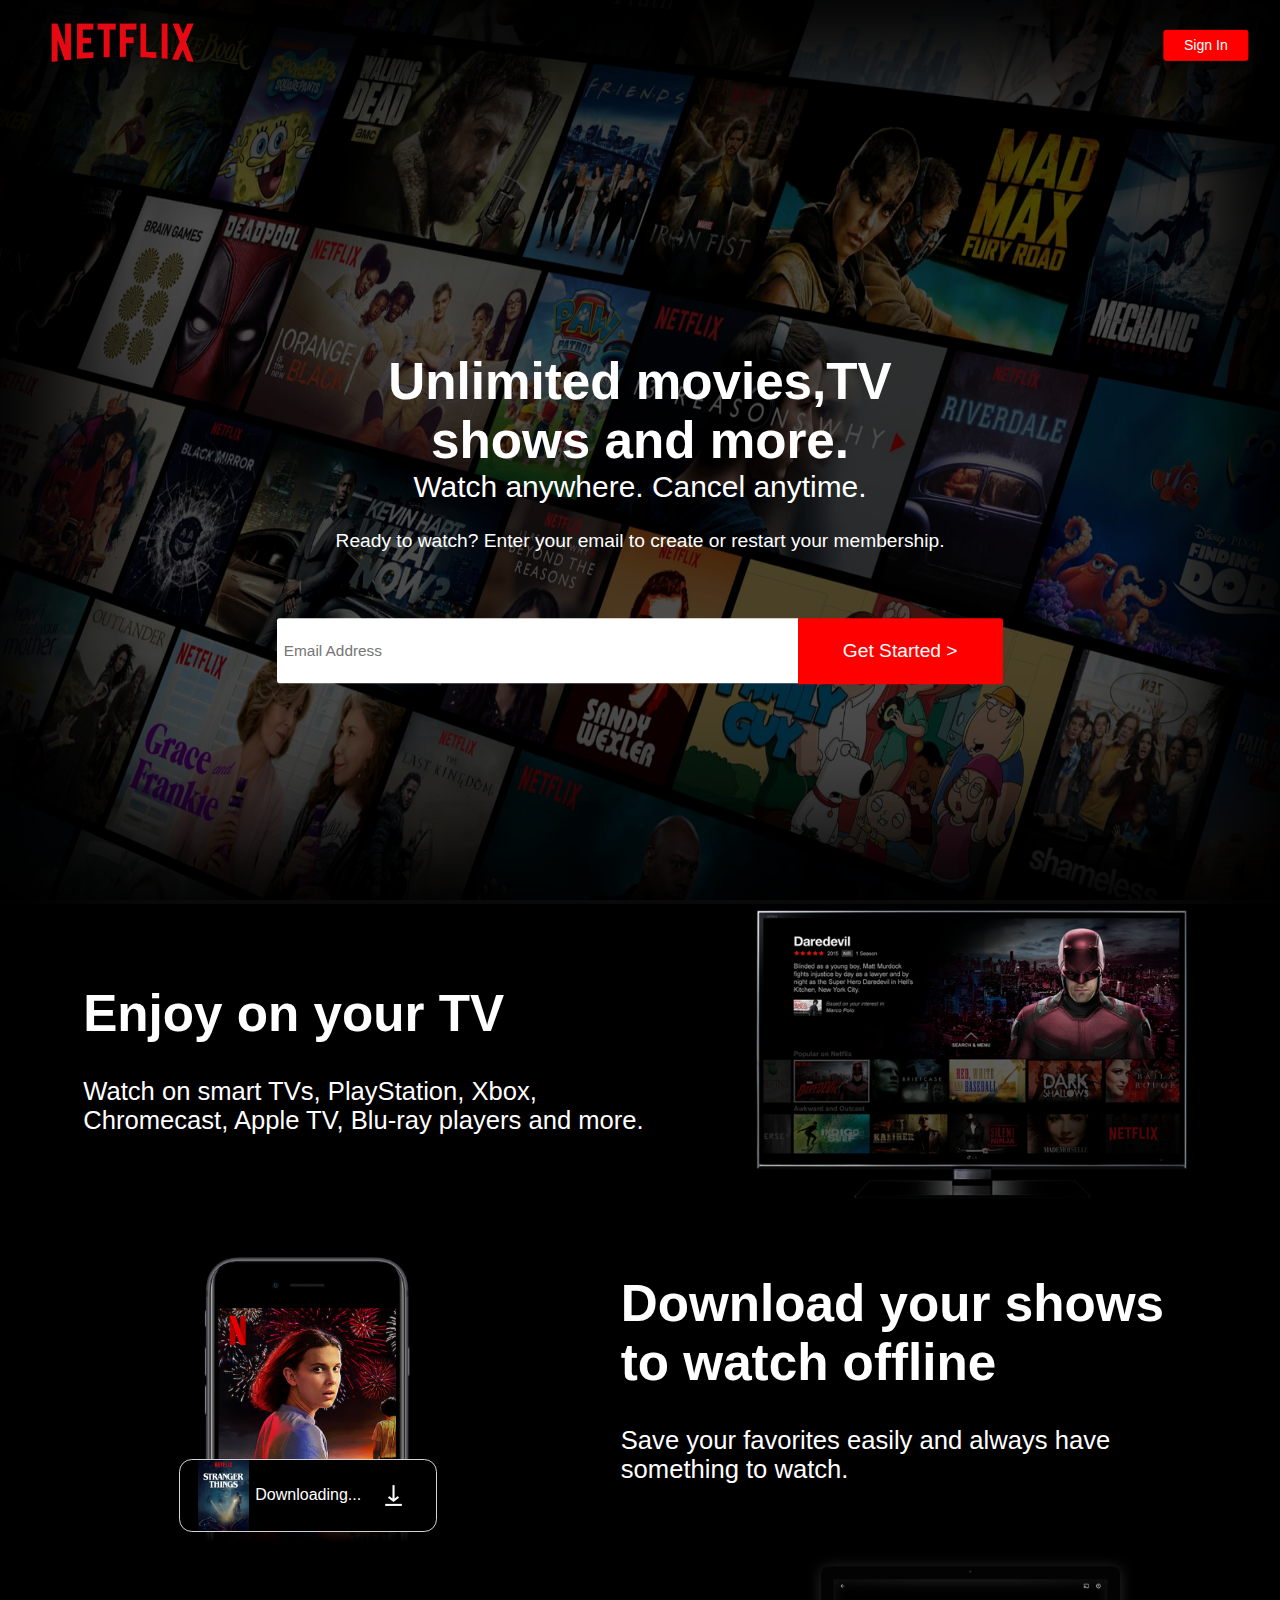
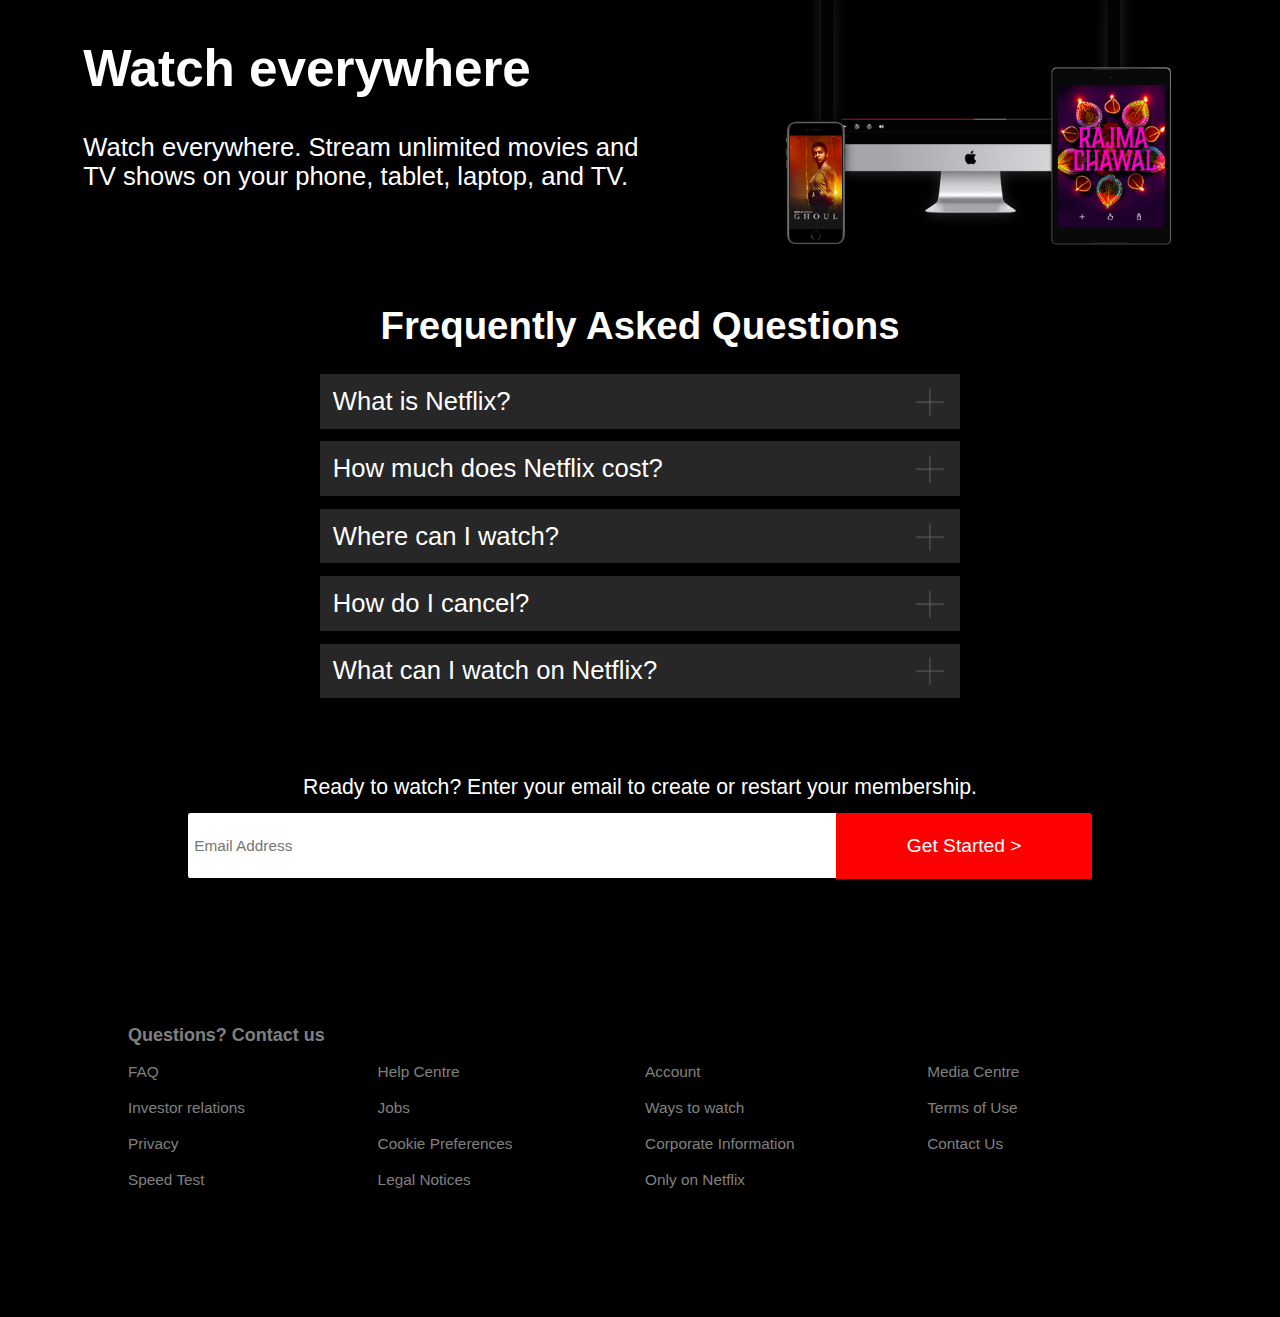
<file: index.html>
<!DOCTYPE html>
<html lang="en">
<head>
    <meta charset="UTF-8">
    <meta http-equiv="X-UA-Compatible" content="IE=edge">
    <meta name="viewport" content="width=device-width, initial-scale=1.0">
    <meta name="theme-color" content="#000000">
    <link rel="shortcut icon" href="images/icon.png" type="image/x-icon">
    <link rel="stylesheet" href="css/styles.css">
    <title>Netflix Clone - watch TV shows online, watch movies online </title>
</head>
<body>
    <!-- navigation bar -->
    <nav class="navbar">
        <section class="logo">
            <img src="images/Netflix_Logo (1).png" alt="netflix-logo">
        </section>
        <button class="signin" onclick="location.href='./signin.html'">Sign In</button>
    </nav>
    <!-- intro -->
    <div class="intro">
        <img src="images/Netflix-Background.jpg" alt="">
        <div class="intro-desc">
            <h1>Unlimited movies,TV<br>shows and more.</h1>
            <h3>Watch anywhere. Cancel anytime.</h3>
            <h5>Ready to watch? Enter your email to create or restart your membership.</h5>
        </div>
        <div class="membership">
            <form action="#">
                <input type="email" name="email" placeholder="Email Address">
                <input type="submit" value="Get Started >">
            </form>
        </div>
    </div>
    <!-- enjoy your TV -->
    <div class="enjoy-TV">
        <section class="desc">
            <h1>Enjoy on your TV</h1>
            <p>Watch on smart TVs, PlayStation, Xbox, Chromecast, Apple TV, Blu-ray players and more.</p>
        </section>
        <img src="images/show1.png" alt="show-pic">
    </div>
    <!-- download shows -->
    <div class="enjoy-TV" id="stranger">
        <img src="images/strangers.jpg" alt="show-pic">
        <section class="downloading">
            <img src="images/stranger-things.png" alt="poster">
            <span>Downloading...</span>
            <img src="images/download-icon.gif" alt="poster">
        </section>
        <section class="desc">
            <h1>Download your shows to watch offline</h1>
            <p>Save your favorites easily and always have something to watch.</p>
        </section>
    </div>
    <div class="enjoy-TV">
        <section class="desc">
            <h1>Watch everywhere</h1>
            <p>Watch everywhere. Stream unlimited movies and TV shows on your phone, tablet, laptop, and TV.</p>
        </section>
        <img src="images/device.png" alt="show-pic" id="device">
        <!-- <img src="https://thumbs.gfycat.com/AlertHarmlessAlaskanmalamute-max-1mb.gif" autoplay muted loop id="video"> -->
        
        <video src="https://assets.nflxext.com/ffe/siteui/acquisition/ourStory/fuji/desktop/video-devices-in.m4v" autoplay muted loop id="video">
        </video>
    </div>
    <!-- faqs -->
    <div class="faqs">
        <h1>Frequently Asked Questions</h1>
        <button class="accordion">
            <div class="content">
                <section class="question">What is Netflix?</section>
                <section class="image-section"></section>
            </div>
            <div class="panel">
                <p>Netflix is a streaming service that offers a wide variety of award-winning TV shows, movies, anime, documentaries and more – on thousands of internet-connected devices.
                You can watch as much as you want, whenever you want, without a single ad – all for one low monthly price. 
                There's always something new to discover, and new TV shows and movies are added every week!
                </p>
            </div>
        </button>
        <button class="accordion">
            <div class="content">
                <section class="question">How much does Netflix cost?</section>
                <section class="image-section"></section>
            </div>
            <div class="panel">
                <p>Watch Netflix on your smartphone, tablet, Smart TV, laptop, or streaming device, all for one fixed monthly fee. Plans range from ₹ 149 to ₹ 649 a month. No extra costs, no contracts.
                </p>
            </div>
        </button>
        <button class="accordion">
            <div class="content">
                <section class="question">Where can I watch?</section>
                <section class="image-section"></section>
            </div>
            <div class="panel">
                <p>Watch anywhere, anytime. Sign in with your Netflix account to watch instantly on the web at netflix.com from your personal computer or on any internet-connected device that offers the Netflix app, including smart TVs, smartphones, tablets, streaming media players and game consoles.
                    You can also download your favorite shows with the iOS, Android, or Windows 10 app. Use downloads to watch while you're on the go and without an internet connection. Take Netflix with you anywhere.
                </p>
            </div>
        </button>
        <button class="accordion">
            <div class="content">
                <section class="question">How do I cancel?</section>
                <section class="image-section"></section>
            </div>
            <div class="panel">
                <p>Netflix is flexible. There are no annoying contracts and no commitments. 
                You can easily cancel your account online in two clicks. There are no cancellation fees – start or stop your account anytime.
                </p>
            </div>
        </button>
        <button class="accordion">
            <div class="content">
                <section class="question">What can I watch on Netflix?</section>
                <section class="image-section"></section>
            </div>
            <div class="panel">
                <p>Netflix has an extensive library of feature films, documentaries, TV shows, anime, award-winning Netflix originals, and more. 
                Watch as much as you want, anytime you want.
                </p>
            </div>
        </button>
    </div>
 <!-- subscription -->
    <div class="subscription">
        <h5>Ready to watch? Enter your email to create or restart your membership.</h5>
        <div class="form">
            <form action="#">
                <input type="email" name="email" placeholder="Email Address">
                <input type="submit" value="Get Started >">
            </form>
        </div>
    </div>
    <!-- footer -->
    <footer class="footer">
        <h3>Questions? Contact us</h3>
        <div class="footer-content">
            <section class="one">
                FAQ<br><br>
                Investor relations<br><br>
                Privacy<br><br>
                Speed Test
            </section>
            <section class="one">
                Help Centre<br><br>
                Jobs<br><br>
                Cookie Preferences<br><br>
                Legal Notices
            </section>
            <section class="one">
                Account<br><br>
                Ways to watch<br><br>
                Corporate Information<br><br>
                Only on Netflix
            </section>
            <section class="one">
                Media Centre<br><br>
                Terms of Use<br><br>
                Contact Us<br><br>
            </section>
        </div>
    </footer>
    <script src="index.js"></script>
</body>
</html>
</file>
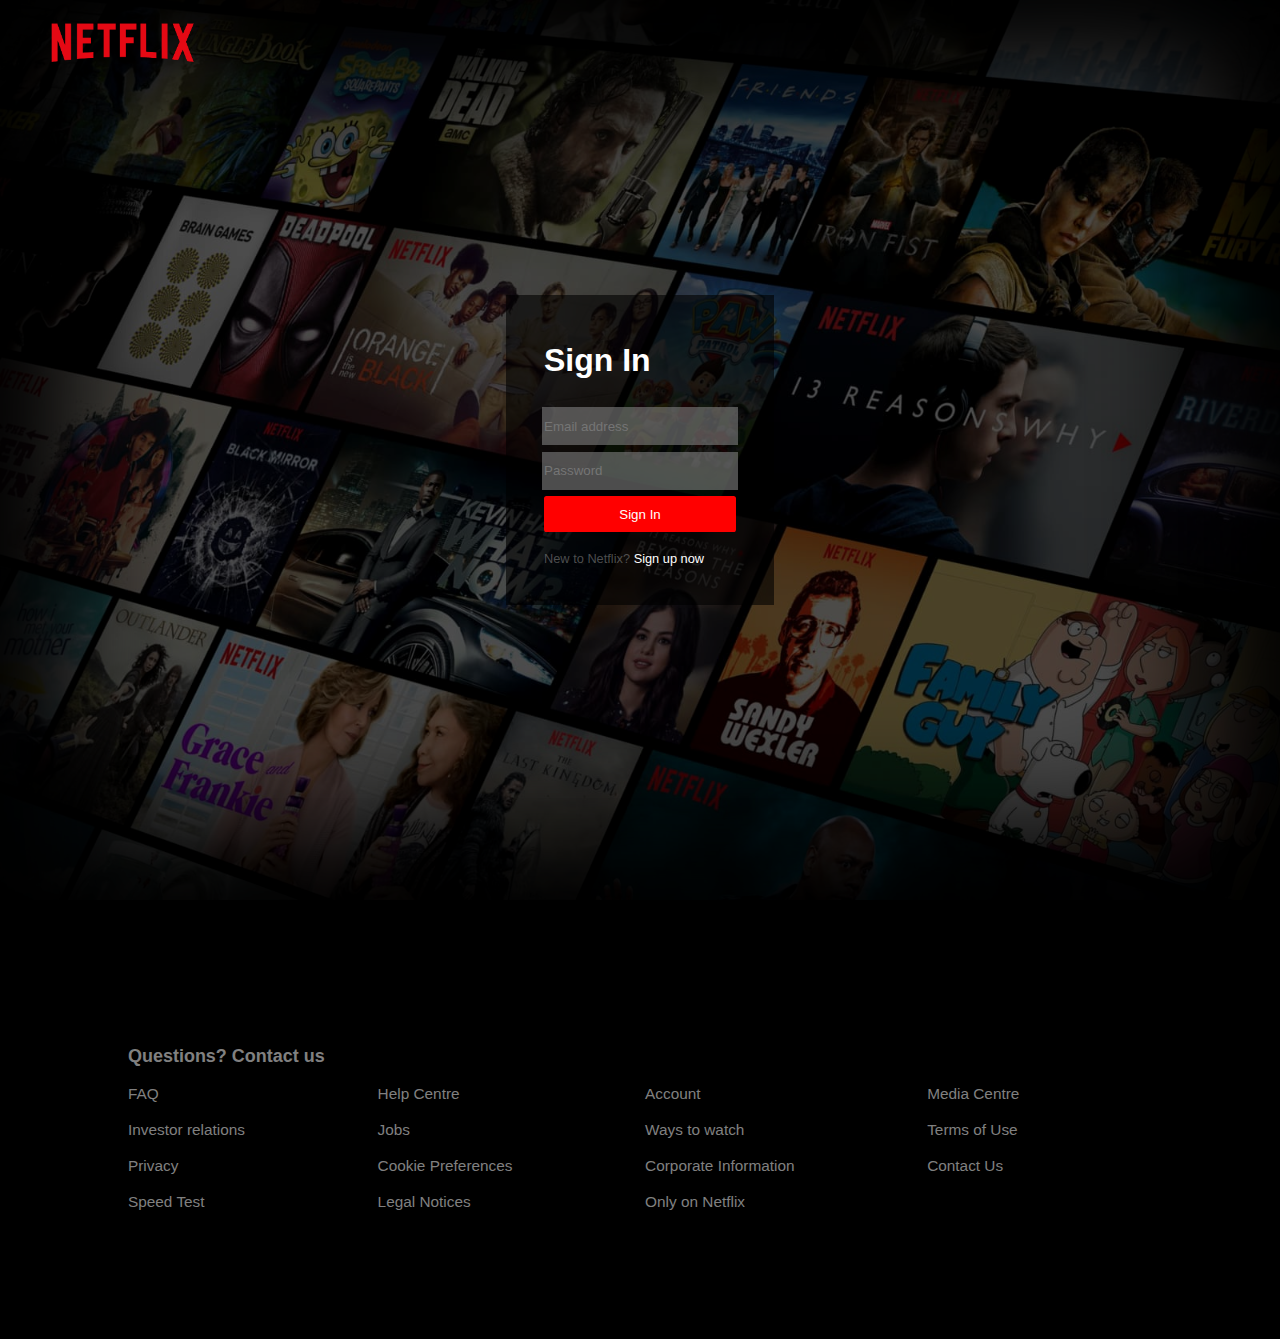
<file: signin.html>
<!DOCTYPE html>
<html lang="en">
<head>
    <meta charset="UTF-8">
    <meta http-equiv="X-UA-Compatible" content="IE=edge">
    <meta name="viewport" content="width=device-width, initial-scale=1.0">
    <meta name="theme-color" content="#000000">
    <link rel="shortcut icon" href="images/icon.png" type="image/x-icon">
    <link rel="stylesheet" href="./css/styles.css">
    <link rel="stylesheet" href="./css/signin.css">
    <title>Sign Up</title>
</head>
<body>
    <!-- nav -->
    <nav class="navbar">
        <section class="logo">
            <img src="images/Netflix_Logo (1).png" alt="netflix-logo" onclick="location.href='/'">
        </section>
    </nav>
    <!-- form -->
    <div class="form-content">
        <form action="#">
            <h1>Sign In</h1>
            <input type="email" name="email" placeholder="Email address">
            <input type="password" name="password" placeholder="Password">
            <input type="submit" value="Sign In">
            <p class="desc">
                New to Netflix? <a href="signup.html">Sign up now</a> 
            </p>
        </form>
        
    </div>
    <!-- footer -->
    <footer class="footer">
        <h3>Questions? Contact us</h3>
        <div class="footer-content">
            <section class="one">
                FAQ<br><br>
                Investor relations<br><br>
                Privacy<br><br>
                Speed Test
            </section>
            <section class="one">
                Help Centre<br><br>
                Jobs<br><br>
                Cookie Preferences<br><br>
                Legal Notices
            </section>
            <section class="one">
                Account<br><br>
                Ways to watch<br><br>
                Corporate Information<br><br>
                Only on Netflix
            </section>
            <section class="one">
                Media Centre<br><br>
                Terms of Use<br><br>
                Contact Us<br><br>
            </section>
        </div>
    </footer>
</body>
</html>
</file>
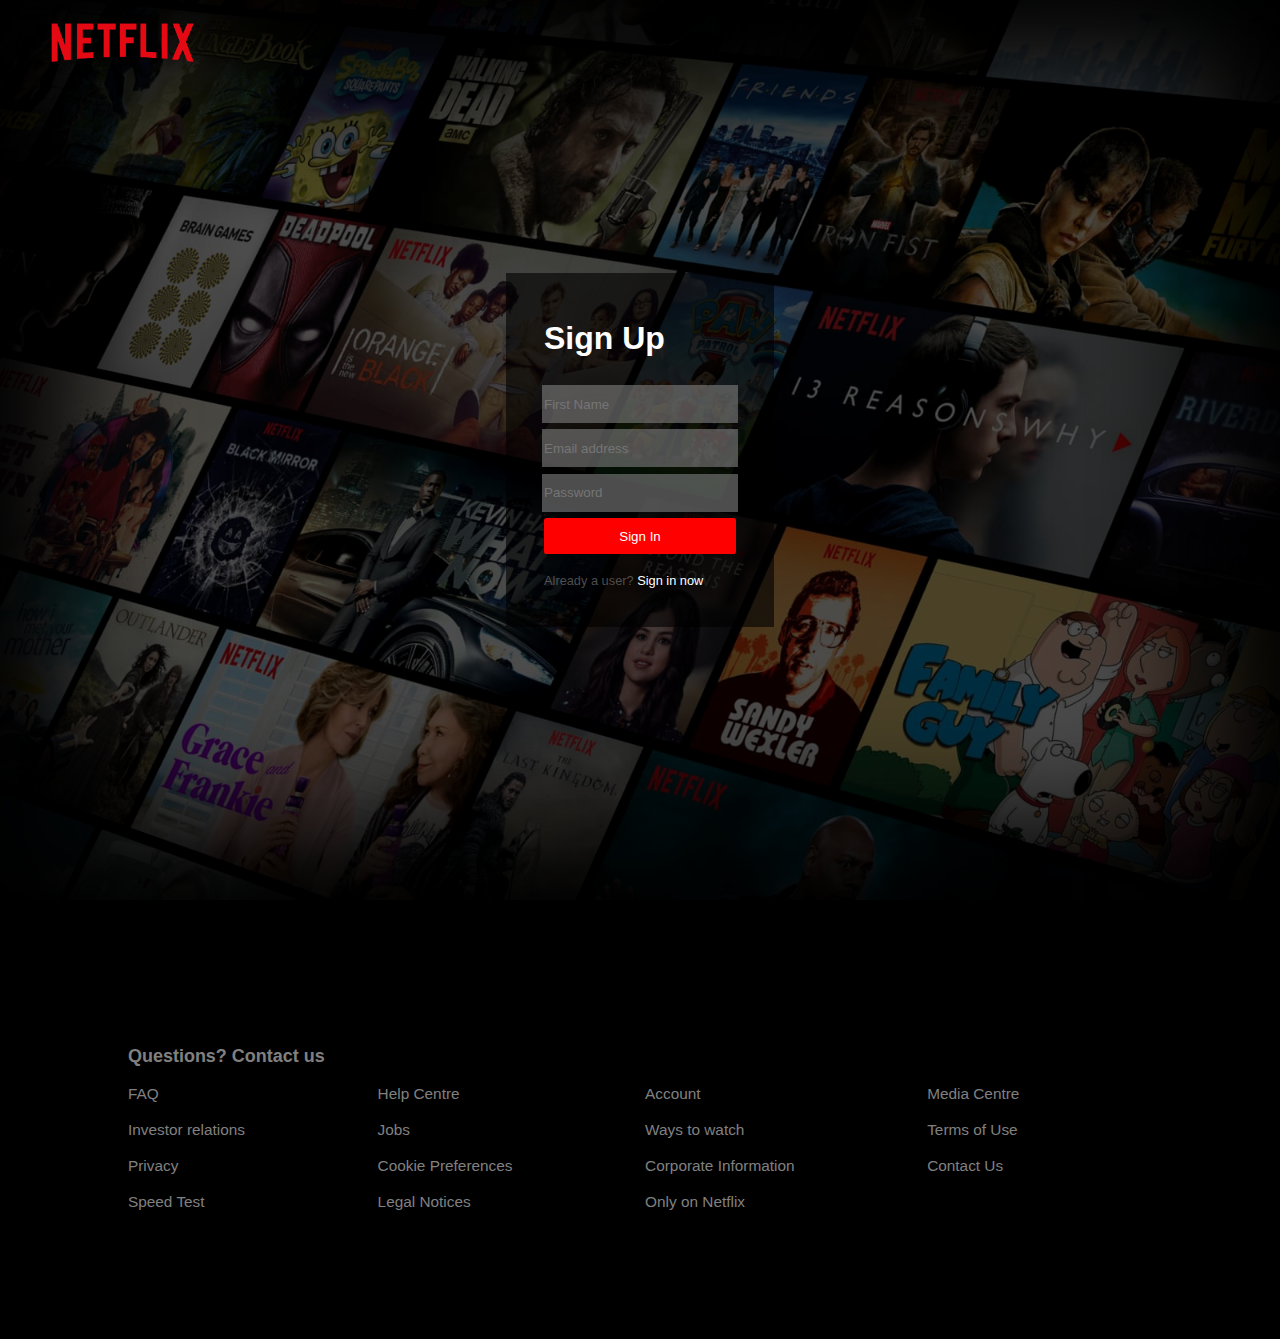
<file: signup.html>
<!DOCTYPE html>
<html lang="en">
<head>
    <meta charset="UTF-8">
    <meta http-equiv="X-UA-Compatible" content="IE=edge">
    <meta name="viewport" content="width=device-width, initial-scale=1.0">
    <meta name="theme-color" content="#000000">
    <link rel="shortcut icon" href="images/icon.png" type="image/x-icon">
    <link rel="stylesheet" href="./css/styles.css">
    <link rel="stylesheet" href="./css/signin.css">
    <title>Sign In</title>
</head>
<body>
    <!-- nav -->
    <nav class="navbar">
        <section class="logo">
            <img src="images/Netflix_Logo (1).png" alt="netflix-logo" onclick="location.href='/'">
        </section>
    </nav>
    <!-- form -->
    <div class="form-content">
        <form action="#">
            <h1>Sign Up</h1>
            <input type="text" placeholder="First Name">
            <input type="email" name="email" placeholder="Email address">
            <input type="password" name="password" placeholder="Password">
            <input type="submit" value="Sign In">
            <p class="desc">
               Already a user? <a href="signin.html">Sign in now</a> 
            </p>
        </form>
        
    </div>
    <!-- footer -->
    <footer class="footer">
        <h3>Questions? Contact us</h3>
        <div class="footer-content">
            <section class="one">
                FAQ<br><br>
                Investor relations<br><br>
                Privacy<br><br>
                Speed Test
            </section>
            <section class="one">
                Help Centre<br><br>
                Jobs<br><br>
                Cookie Preferences<br><br>
                Legal Notices
            </section>
            <section class="one">
                Account<br><br>
                Ways to watch<br><br>
                Corporate Information<br><br>
                Only on Netflix
            </section>
            <section class="one">
                Media Centre<br><br>
                Terms of Use<br><br>
                Contact Us<br><br>
            </section>
        </div>
    </footer>
</body>
</html>
</file>
<file: css/styles.css>
body{
    margin: 0%;
    padding: 0%;
    font-family: sans-serif;
}

.navbar{
    background-color: transparent;
    display: flex;
    align-items: center;
    justify-content: space-between;
    padding: 0.5vw 2vw;
    position: absolute;
    width: 95%;
    top:5%;
    left: 50%;
    transform: translate(-50%,-50%);
    z-index: 2;
}

.logo img{
    width: 60%;
    cursor: pointer;
}

.signin{
    background-color: red;
    outline: none;
    border: solid red 0.1vw;
    color: white;
    border-radius: 0.2vw;
    padding: 0.5vw 1.5vw;
    font-size: 1.1vw;
    cursor: pointer;
}

.intro img{
    width: 100%;
    height: 100vh;
    position: relative;
}

.intro{
    position: relative;
}

.intro::after{
    content:'';
    position: absolute;
    top:0;
    left:0;
    width: 100%;
    height: 100%;
    background-color: rgba(0, 0, 0, 0.6);
    box-shadow: inset 5vw 5vw 10vw 1vw black,inset -5vw -5vw 10vw 1vw black;
}

.intro-desc{
    position: absolute;
    color: white;
    top: 50%;
    left: 50%;
    transform: translate(-50%,-50%);
    text-align: center;
    font-size: 2vw;
    width: 100%;
    z-index: 2;
}

.intro-desc h1{
    margin: 0%;
}
.intro-desc h3{
    margin: 0%;
    font-weight: 500;
}
.intro-desc h5{
    margin: 0%;
    margin-top: 2%;
    font-size: 1.5vw;
    font-weight: 500;
}
.membership{
    position: absolute;
    top:72%;
    left: 50%;
    transform: translate(-50%,-50%);
    z-index: 2;
    width: 80%;
}

.membership form{
    display: flex;
    flex-direction: row;
    align-items: center;
    justify-content: center;
}

.membership form input[type="email"]{
    width: 50%;
    height:7vh;
    font-size: 1.2vw;
    padding-left: 0.5vw;
    outline: none;
    border: none;
    border-top-left-radius: 0.2vw;
    border-bottom-left-radius: 0.2vw;
}

.membership form input[type="submit"]
{
    width: 20%;
    height: 7.3vh;
    background-color: red;
    color: white;
    font-size: 1.5vw;
    outline: none;
    border: none;
    border-top-right-radius:0.2vw;
    border-bottom-right-radius:0.2vw;
    text-align: center;
    font-weight: 400;
    cursor: pointer;
}

.enjoy-TV{
    display: flex;
    flex-direction: row;
    align-items: center;
    justify-content: center;
    background-color: black;
    column-gap: 7vw;
    position: relative;
}
.desc{
    width: 45%;
    font-size: 2vw;
}

.desc h1,p{
    color: white;
}

.enjoy-TV img{
    width: 35%;
}

.downloading{
    border: solid lightgrey 0.1vw;
    border-radius: 1vw;
    color: white;
    display: flex;
    flex-direction: row;
    align-items: center;
    justify-content: center;
    column-gap: 0.5vw;
    width: 20%;
    position: absolute;
    top: 75%;
    left: 14%;
    background-color: black;
}

.downloading img{
    width: 20%;
}

#video{
    width:22%;
    position: absolute;
    right: 13%;
    top: 8%;
    z-index: 1;
}
#device{
    z-index: 2;
}

.faqs{
    display: flex;
    justify-content: center;
    background-color: black;
    flex-direction: column;
    align-items: center;
}

.faqs h1{
    text-align: center;
    color: white;
    font-size: 3vw;
}

.accordion .content .image-section{
    width: 5%;
    background-image: url('../images/plus.png');
    background-repeat: no-repeat;
    background-size: contain;
}

.accordion{
    background-color:rgba(128,128,128,0.3);
    color: white;
    cursor: pointer;
    padding: 1vw;
    width: 50%;
    border: none;
    text-align: left;
    outline: none;
    font-size: 2vw;
    margin-bottom: 1vw;
}

.content{
    display: flex;
    justify-content: space-between;

}

.panel{
    display: none;
    font-size: 1.2vw;
}

.active{
    display: block; 
    transition: 0.5s;
}

.footer{
    padding: 10vw;
    background-color: black;
    color: rgb(128,128,128);
    font-size: 1.2vw;
}

.footer .footer-content{
    display: grid;
    grid-template-columns: repeat(4,auto);
    
}


.subscription{
    position: relative;
    font-size: 2vw;
    background-color: black;
    color: white;
    text-align: center;
}
.subscription h5{
    margin: 0%;
    padding: 5vw 0 1vw 0;
    font-weight: 500;
}

.subscription form{
    display: flex;
    flex-direction: row;
    align-items: center;
    justify-content: center;
}

.subscription form input[type="email"]{
    width: 50%;
    height:7vh;
    font-size: 1.2vw;
    padding-left: 0.5vw;
    outline: none;
    border: none;
    border-top-left-radius: 0.2vw;
    border-bottom-left-radius: 0.2vw;
}

.subscription form input[type="submit"]
{
    width: 20%;
    height: 7.3vh;
    background-color: red;
    color: white;
    font-size: 1.5vw;
    outline: none;
    border: none;
    border-top-right-radius:0.2vw;
    border-bottom-right-radius:0.2vw;
    text-align: center;
    font-weight: 400;
    cursor: pointer;
}
@media screen and (max-width:769px){

    .logo img{
        width: 40%;
    }
    .intro img{
        object-fit: cover;
        height: 70vh;
    }

    .signin{
        width: 20%;
        font-size: 3vw;
        padding: 1vw 0;
        border-radius: 1vw;
    }


    .intro-desc h1,h3,h5{
        font-size: 7vw;
    }

    .intro h5{
        font-size: 2.5vw;
    }
    .membership{
        top: 77%;
    }
    .membership form input[type="text"]{
        font-size: 3vw;
        height: 5vh;
    }
    .membership form input[type="submit"]{
        font-size: 2.5vw;
        width: 25%;
        height: 5.3vh;
    }

    .enjoy-TV{
        flex-direction: column;
    }

    .desc{
        text-align: center;
        width: 80%;
        font-size: 4vw;
    }
    .enjoy-TV img{
        width: 80%;
    }

    #stranger{
        flex-direction: column-reverse;
    }
    .downloading{
        width: 55%;
        left: 23%;
        top: 85%;
        border-radius: 2vw;
    }

    .downloading img{
        width: 15%;
    }

    #video{
        top: 40%;
        right: 25%;
        width: 50%;
    }

    .faqs h1{
        font-size: 5vw;
    }

    .accordion{
        width: 80%;
        font-size: 4vw;
        margin-bottom: 1vw;
    }
    .panel{
        font-size: 3vw;
    }

    .subscription h5{
        font-size: 3vw;
    }

    .subscription form input[type="text"]{
        font-size: 3vw;
        height: 5vh;
    }
    .subscription form input[type="submit"]{
        font-size: 3vw;
        height: 5.3vh;
    }

    .footer h3{
        font-size: 3vw;
    }

    .footer .footer-content{
        font-size: 2vw;
    }
}
</file>
<file: css/signin.css>
body{
    padding: 0%;
    margin: 0%;
    font-family: sans-serif;
}

.form-content{
    background-image: url('../images/Netflix-Background.jpg');
    background-size: cover;
    background-repeat: no-repeat;
    height: 100vh;
    width: 100%;
    display: flex;
    justify-content: center;
    align-items: center;
    flex-direction: column;
    color: white;
}

.form-content form{
    display: flex;
    flex-direction: column;
    align-items: center;
    z-index: 2;
    row-gap: 0.5vw;
    width: 15%;
    background-color: rgba(0,0,0,0.6);
    padding: 2vw 3vw;
}

.form-content form input{
    height: 4vh;
    background-color: rgba(128,128,128,0.6);
    color: rgba(128,128,128,1);
    outline: none;
    border: none;
    width: 100%;
}

.form-content form input[type="submit"]
{
    width: 100%;
    height: 4vh;
    background-color: red;
    color:white;
    outline: none;
    border: none;
    border-radius: 0.2vw;
}
.form-content form p{
    z-index: 2;
    width: 100%;
    font-size: 1vw;
    color: rgba(128,128,128,0.6);
}

.desc a{
    color: white;
    text-decoration: none;
}

.form-content::after{
    content:'';
    position: absolute;
    top:0;
    left:0;
    width: 100%;
    height: 100%;
    background-color: rgba(0, 0, 0, 0.6);
    box-shadow: inset 5vw 5vw 10vw 1vw black,inset -5vw -5vw 10vw 1vw black;
}
.form-content form h1{
    text-align: left;
    width: 100%;
}
</file>
